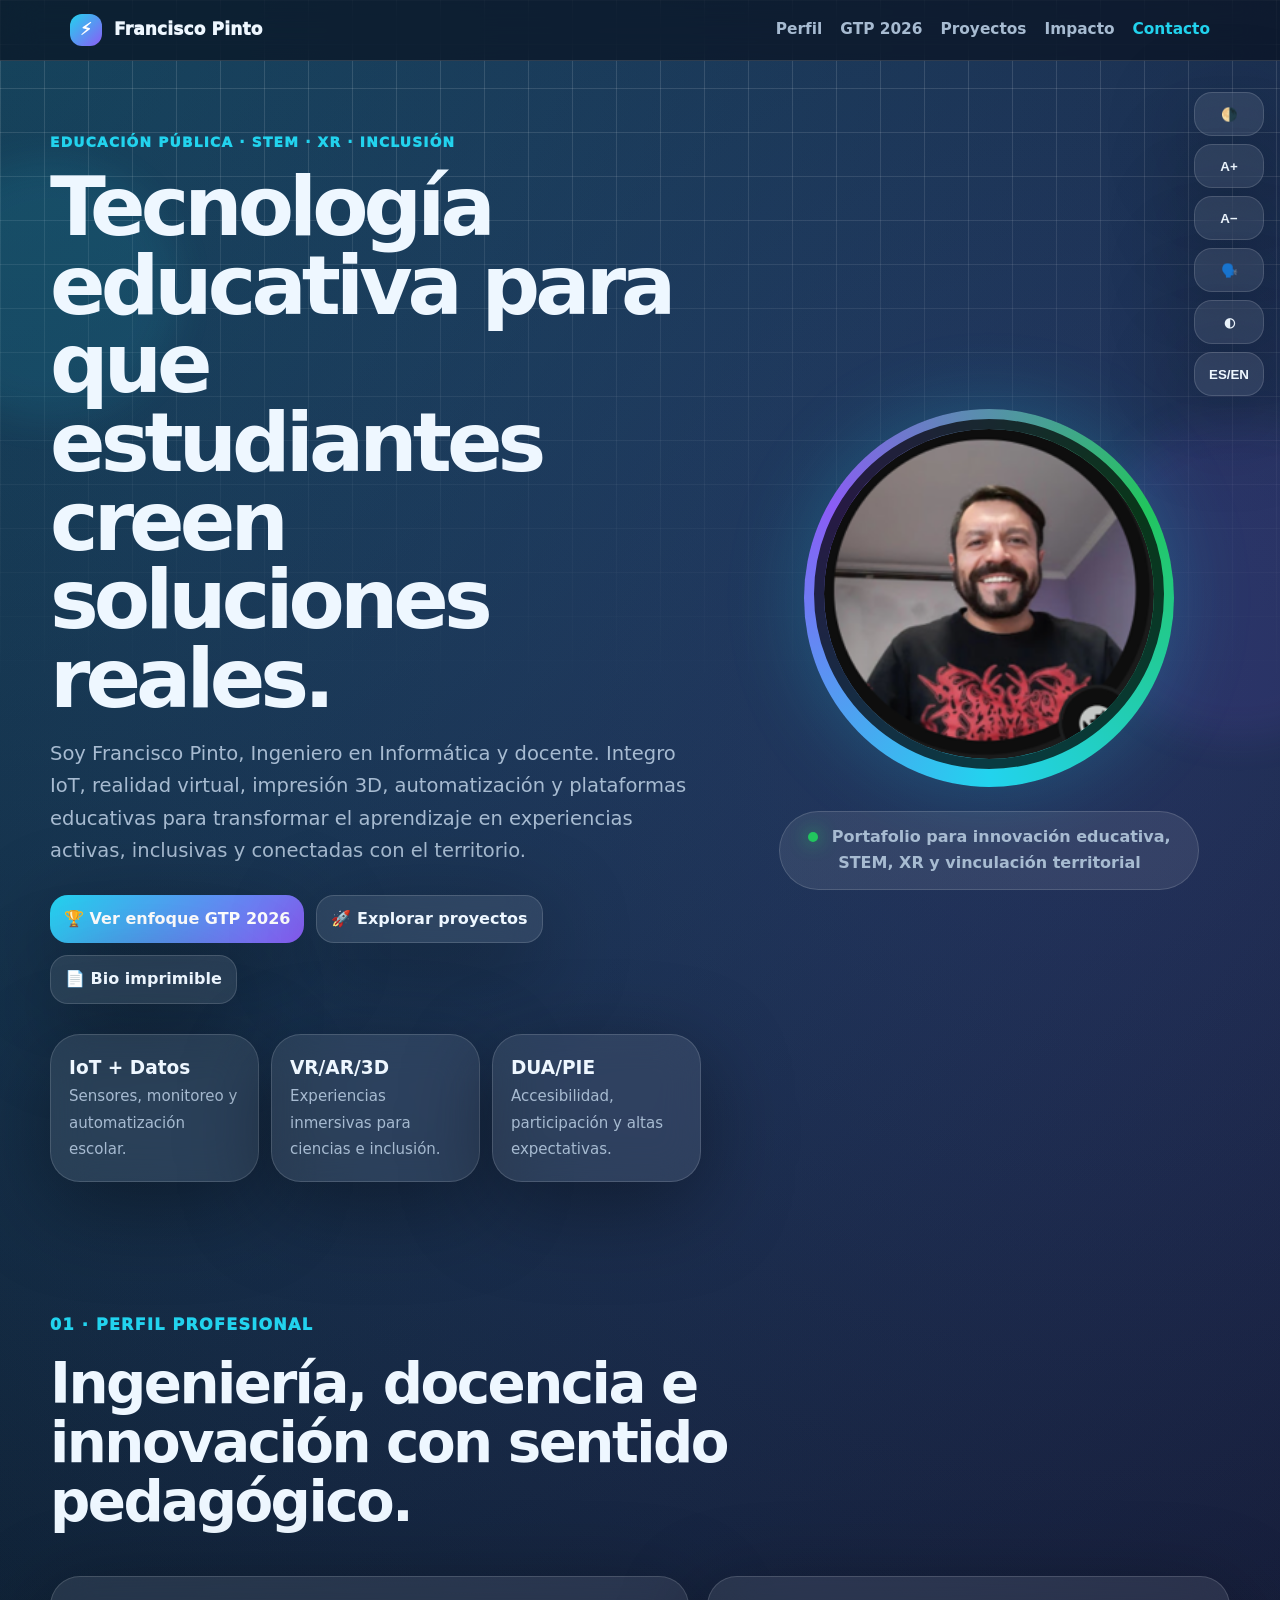
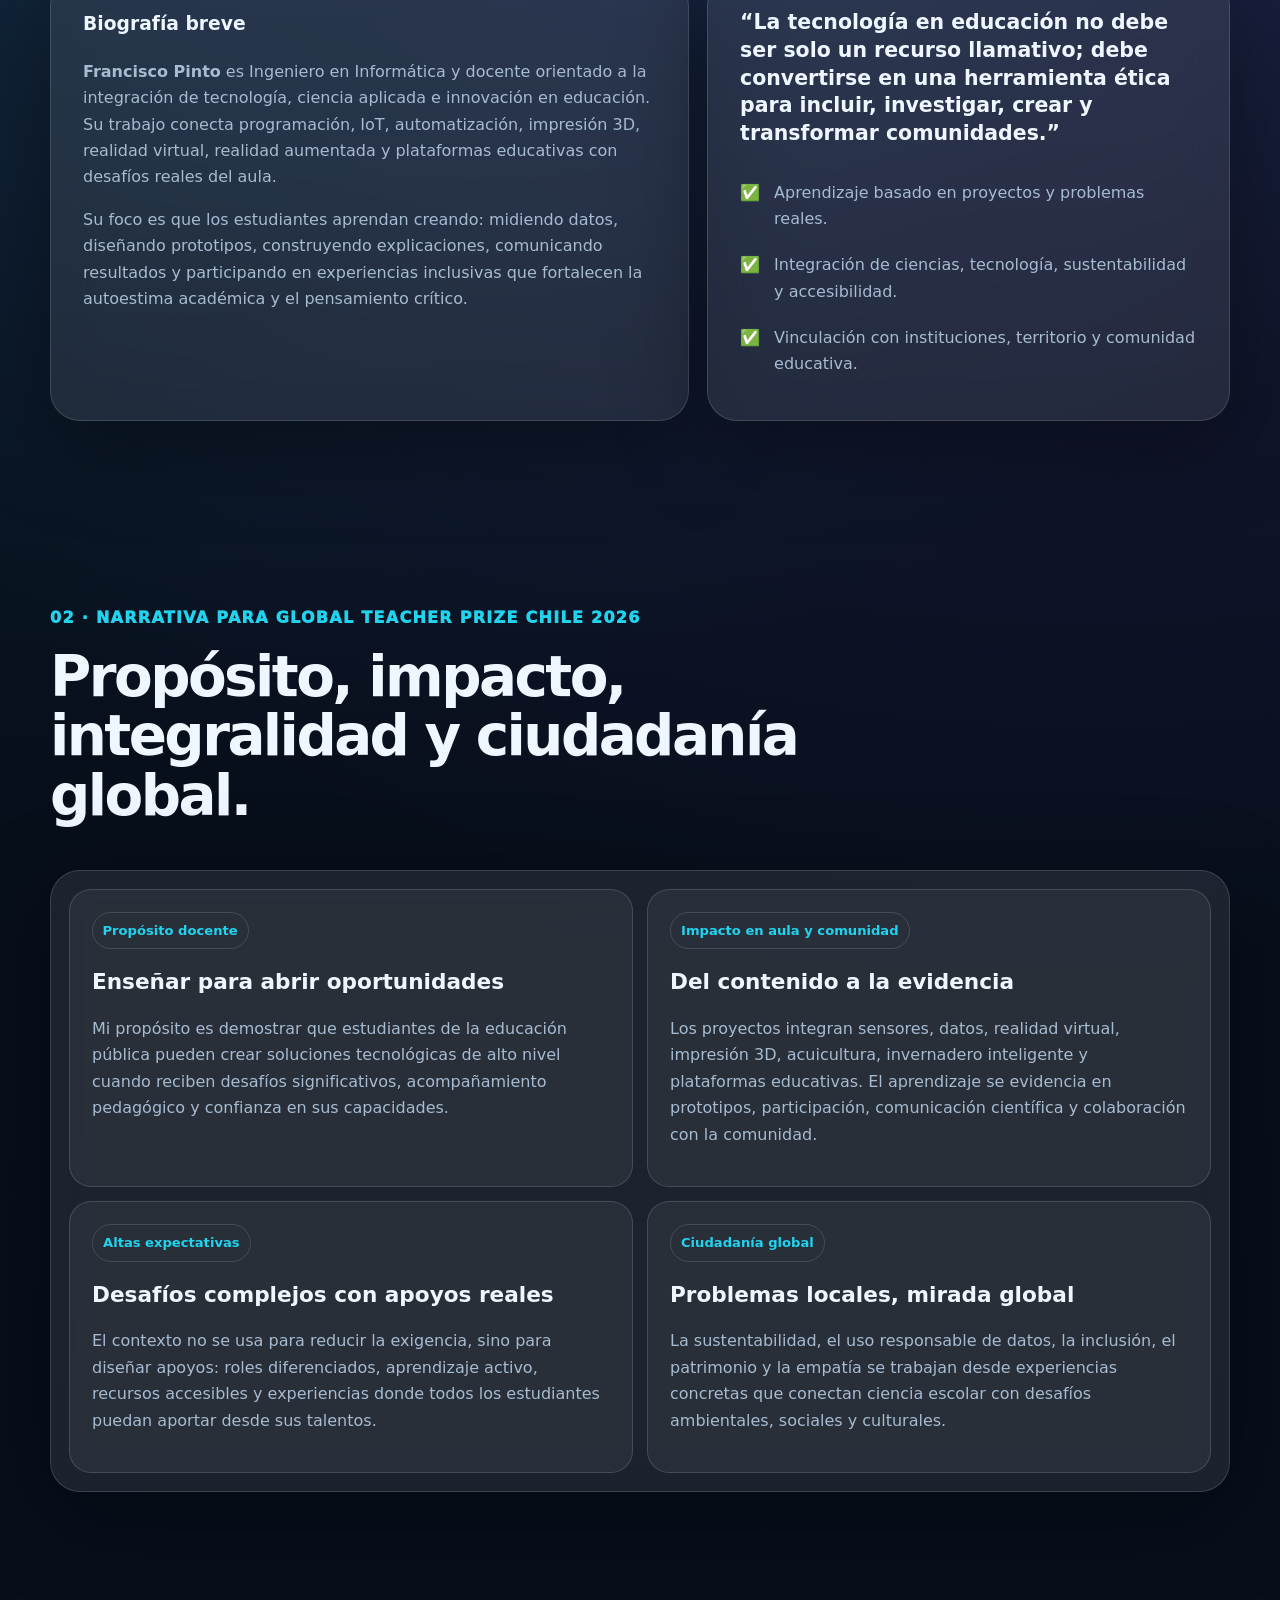
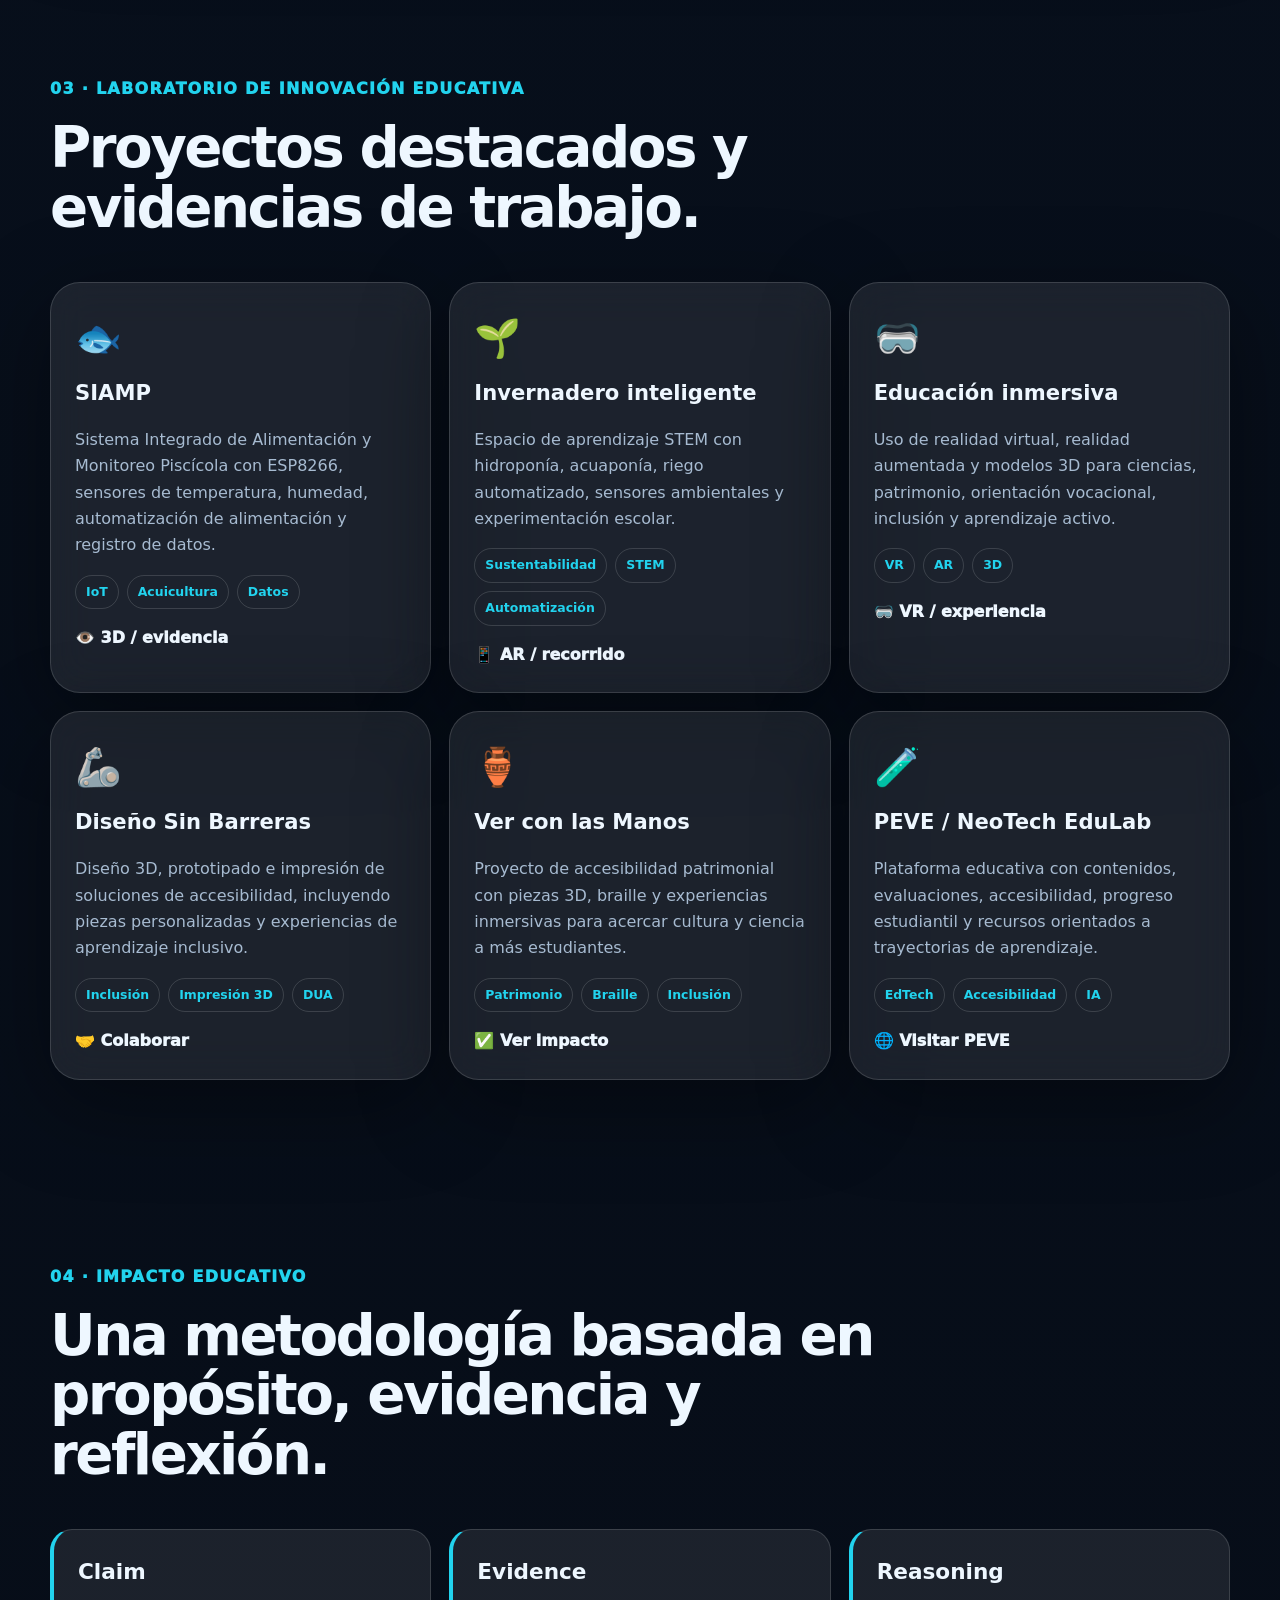
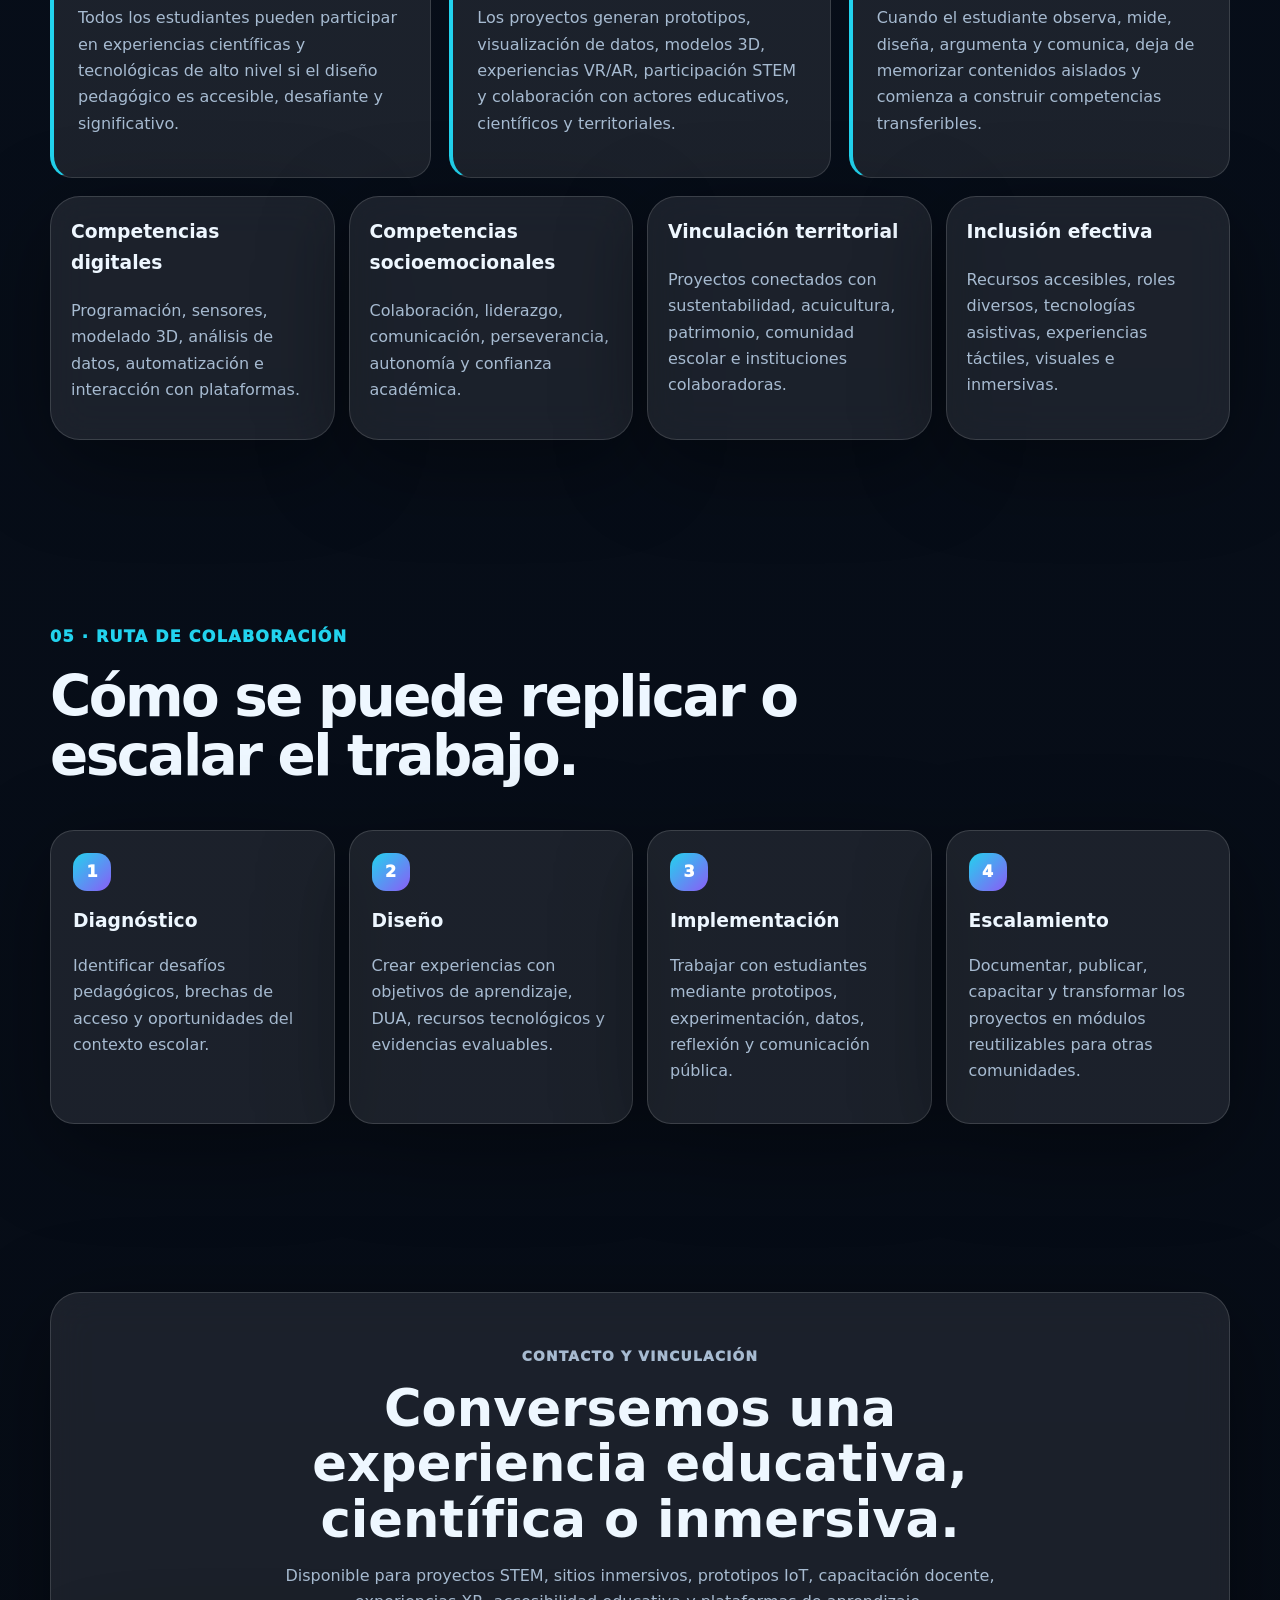
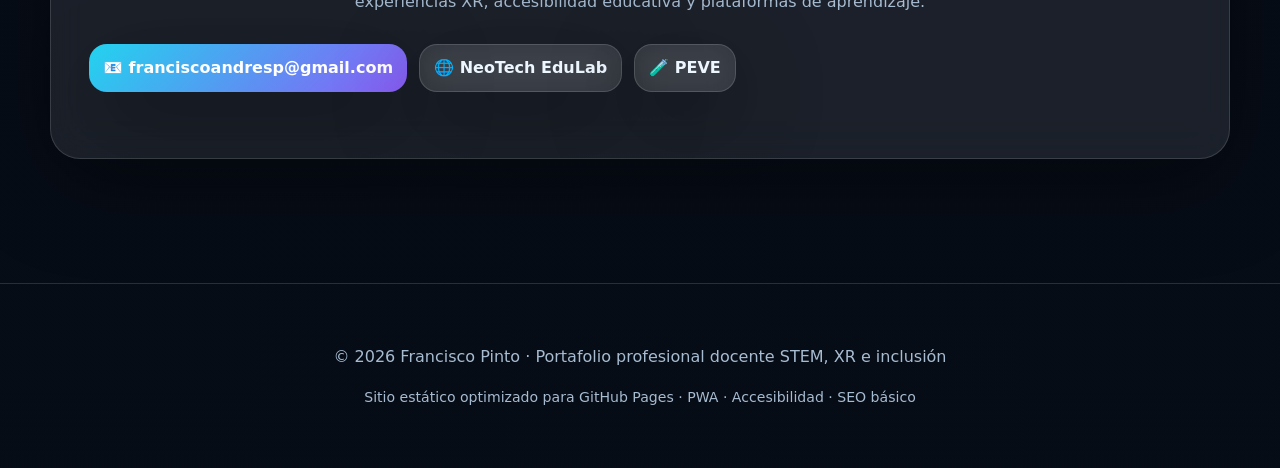
<file: index.html>
<!doctype html>
<html lang="es" data-theme="dark">
<head>
  <meta charset="utf-8" />
  <meta name="viewport" content="width=device-width, initial-scale=1" />
  <meta name="theme-color" content="#08111f" />
  <meta name="color-scheme" content="dark light" />
  <title>Francisco Pinto | Portafolio profesional docente STEM, XR e inclusión</title>
  <meta name="description" content="Portafolio profesional de Francisco Pinto: docente e ingeniero en informática que integra IoT, realidad virtual, impresión 3D, automatización, ciencia escolar, inclusión y tecnología educativa." />
  <meta name="keywords" content="Francisco Pinto, NeoTech EduLab, PEVE, educación inmersiva, realidad virtual, IoT, impresión 3D, inclusión educativa, STEM, Global Teacher Prize Chile" />
  <meta name="author" content="Francisco Pinto" />
  <meta property="og:title" content="Francisco Pinto | Portafolio profesional docente" />
  <meta property="og:description" content="Innovación educativa, IoT, VR/AR, impresión 3D, inclusión y aprendizaje basado en proyectos." />
  <meta property="og:type" content="website" />
  <meta property="og:image" content="assets/img/perfil.png" />
  <link rel="canonical" href="https://panchopinto.github.io/portafolio-profesional/" />
  <link rel="manifest" href="manifest.json" />
  <link rel="preload" href="assets/img/perfil.png" as="image" />
  <link rel="stylesheet" href="style.css" />
  <script type="application/ld+json">
  {
    "@context":"https://schema.org",
    "@type":"Person",
    "name":"Francisco Pinto",
    "jobTitle":"Ingeniero en Informática y docente",
    "url":"https://panchopinto.github.io/portafolio-profesional/",
    "affiliation":[{"@type":"Organization","name":"NeoTech EduLab"}],
    "knowsAbout":["Educación inmersiva","IoT educativo","Realidad virtual","Impresión 3D","Automatización","Inclusión educativa","STEM"]
  }
  </script>
</head>
<body>
  <a class="skip-link" href="#contenido">Saltar al contenido principal</a>
  <div class="bg-grid" aria-hidden="true"></div>
  <div class="orb orb-a" aria-hidden="true"></div>
  <div class="orb orb-b" aria-hidden="true"></div>

  <aside class="accessibility" aria-label="Herramientas de accesibilidad">
    <button id="themeBtn" type="button" title="Cambiar tema" aria-label="Cambiar tema claro u oscuro">🌗</button>
    <button id="fontUp" type="button" title="Aumentar texto" aria-label="Aumentar tamaño del texto">A+</button>
    <button id="fontDown" type="button" title="Disminuir texto" aria-label="Disminuir tamaño del texto">A−</button>
    <button id="speakBtn" type="button" title="Leer página" aria-label="Activar o detener lectura de la página">🗣️</button>
    <button id="contrastBtn" type="button" title="Alto contraste" aria-label="Activar alto contraste">◐</button>
    <button id="langBtn" type="button" title="Cambiar idioma" aria-label="Cambiar idioma entre español e inglés">ES/EN</button>
  </aside>

  <header class="topbar" id="topbar">
    <a class="brand" href="#inicio" aria-label="Ir al inicio"><span>⚡</span> Francisco Pinto</a>
    <button class="menu-btn" id="menuBtn" type="button" aria-label="Abrir menú" aria-expanded="false">☰</button>
    <nav id="mainNav" aria-label="Navegación principal">
      <a href="#perfil" data-i18n="navPerfil">Perfil</a>
      <a href="#gtp" data-i18n="navGtp">GTP 2026</a>
      <a href="#proyectos" data-i18n="navProyectos">Proyectos</a>
      <a href="#impacto" data-i18n="navImpacto">Impacto</a>
      <a href="#contacto" data-i18n="navContacto">Contacto</a>
    </nav>
  </header>

  <main id="contenido">
    <section id="inicio" class="hero reveal">
      <div class="hero-copy">
        <p class="eyebrow" data-i18n="eyebrow">Educación pública · STEM · XR · Inclusión</p>
        <h1 data-i18n="heroTitle">Tecnología educativa para que estudiantes creen soluciones reales.</h1>
        <p class="lead" data-i18n="heroLead">Soy Francisco Pinto, Ingeniero en Informática y docente. Integro IoT, realidad virtual, impresión 3D, automatización y plataformas educativas para transformar el aprendizaje en experiencias activas, inclusivas y conectadas con el territorio.</p>
        <div class="hero-actions">
          <a class="btn primary" href="#gtp" data-i18n="btnGtp">🏆 Ver enfoque GTP 2026</a>
          <a class="btn ghost" href="#proyectos" data-i18n="btnProjects">🚀 Explorar proyectos</a>
          <a class="btn ghost" href="assets/cv-francisco-pinto.html" data-i18n="btnBio">📄 Bio imprimible</a>
        </div>
        <div class="metrics" aria-label="Resumen de áreas de trabajo">
          <article><strong>IoT + Datos</strong><span>Sensores, monitoreo y automatización escolar.</span></article>
          <article><strong>VR/AR/3D</strong><span>Experiencias inmersivas para ciencias e inclusión.</span></article>
          <article><strong>DUA/PIE</strong><span>Accesibilidad, participación y altas expectativas.</span></article>
        </div>
      </div>
      <div class="profile-card" aria-label="Perfil visual">
        <div class="avatar-ring"><img src="assets/img/perfil.png" alt="Fotografía de Francisco Pinto" /></div>
        <div class="status"><span aria-hidden="true"></span> Portafolio para innovación educativa, STEM, XR y vinculación territorial</div>
      </div>
    </section>

    <section id="perfil" class="section reveal">
      <div class="section-title">
        <p>01 · Perfil profesional</p>
        <h2>Ingeniería, docencia e innovación con sentido pedagógico.</h2>
      </div>
      <div class="grid-2">
        <article class="glass bio-card">
          <h3>Biografía breve</h3>
          <p><strong>Francisco Pinto</strong> es Ingeniero en Informática y docente orientado a la integración de tecnología, ciencia aplicada e innovación en educación. Su trabajo conecta programación, IoT, automatización, impresión 3D, realidad virtual, realidad aumentada y plataformas educativas con desafíos reales del aula.</p>
          <p>Su foco es que los estudiantes aprendan creando: midiendo datos, diseñando prototipos, construyendo explicaciones, comunicando resultados y participando en experiencias inclusivas que fortalecen la autoestima académica y el pensamiento crítico.</p>
        </article>
        <article class="glass quote-card">
          <p class="quote">“La tecnología en educación no debe ser solo un recurso llamativo; debe convertirse en una herramienta ética para incluir, investigar, crear y transformar comunidades.”</p>
          <ul class="checklist">
            <li>Aprendizaje basado en proyectos y problemas reales.</li>
            <li>Integración de ciencias, tecnología, sustentabilidad y accesibilidad.</li>
            <li>Vinculación con instituciones, territorio y comunidad educativa.</li>
          </ul>
        </article>
      </div>
    </section>

    <section id="gtp" class="section reveal">
      <div class="section-title">
        <p>02 · Narrativa para Global Teacher Prize Chile 2026</p>
        <h2>Propósito, impacto, integralidad y ciudadanía global.</h2>
      </div>
      <div class="gtp-panel glass">
        <div>
          <span class="pill">Propósito docente</span>
          <h3>Enseñar para abrir oportunidades</h3>
          <p>Mi propósito es demostrar que estudiantes de la educación pública pueden crear soluciones tecnológicas de alto nivel cuando reciben desafíos significativos, acompañamiento pedagógico y confianza en sus capacidades.</p>
        </div>
        <div>
          <span class="pill">Impacto en aula y comunidad</span>
          <h3>Del contenido a la evidencia</h3>
          <p>Los proyectos integran sensores, datos, realidad virtual, impresión 3D, acuicultura, invernadero inteligente y plataformas educativas. El aprendizaje se evidencia en prototipos, participación, comunicación científica y colaboración con la comunidad.</p>
        </div>
        <div>
          <span class="pill">Altas expectativas</span>
          <h3>Desafíos complejos con apoyos reales</h3>
          <p>El contexto no se usa para reducir la exigencia, sino para diseñar apoyos: roles diferenciados, aprendizaje activo, recursos accesibles y experiencias donde todos los estudiantes puedan aportar desde sus talentos.</p>
        </div>
        <div>
          <span class="pill">Ciudadanía global</span>
          <h3>Problemas locales, mirada global</h3>
          <p>La sustentabilidad, el uso responsable de datos, la inclusión, el patrimonio y la empatía se trabajan desde experiencias concretas que conectan ciencia escolar con desafíos ambientales, sociales y culturales.</p>
        </div>
      </div>
    </section>

    <section id="proyectos" class="section reveal">
      <div class="section-title">
        <p>03 · Laboratorio de innovación educativa</p>
        <h2>Proyectos destacados y evidencias de trabajo.</h2>
      </div>
      <div class="cards">
        <article class="project glass">
          <div class="icon">🐟</div>
          <h3>SIAMP</h3>
          <p>Sistema Integrado de Alimentación y Monitoreo Piscícola con ESP8266, sensores de temperatura, humedad, automatización de alimentación y registro de datos.</p>
          <div class="tags"><span>IoT</span><span>Acuicultura</span><span>Datos</span></div>
          <a href="viewer3d/">👁️ 3D / evidencia</a>
        </article>
        <article class="project glass">
          <div class="icon">🌱</div>
          <h3>Invernadero inteligente</h3>
          <p>Espacio de aprendizaje STEM con hidroponía, acuaponía, riego automatizado, sensores ambientales y experimentación escolar.</p>
          <div class="tags"><span>Sustentabilidad</span><span>STEM</span><span>Automatización</span></div>
          <a href="viewerAR/">📱 AR / recorrido</a>
        </article>
        <article class="project glass">
          <div class="icon">🥽</div>
          <h3>Educación inmersiva</h3>
          <p>Uso de realidad virtual, realidad aumentada y modelos 3D para ciencias, patrimonio, orientación vocacional, inclusión y aprendizaje activo.</p>
          <div class="tags"><span>VR</span><span>AR</span><span>3D</span></div>
          <a href="viewerVR/">🥽 VR / experiencia</a>
        </article>
        <article class="project glass">
          <div class="icon">🦾</div>
          <h3>Diseño Sin Barreras</h3>
          <p>Diseño 3D, prototipado e impresión de soluciones de accesibilidad, incluyendo piezas personalizadas y experiencias de aprendizaje inclusivo.</p>
          <div class="tags"><span>Inclusión</span><span>Impresión 3D</span><span>DUA</span></div>
          <a href="#contacto">🤝 Colaborar</a>
        </article>
        <article class="project glass">
          <div class="icon">🏺</div>
          <h3>Ver con las Manos</h3>
          <p>Proyecto de accesibilidad patrimonial con piezas 3D, braille y experiencias inmersivas para acercar cultura y ciencia a más estudiantes.</p>
          <div class="tags"><span>Patrimonio</span><span>Braille</span><span>Inclusión</span></div>
          <a href="#impacto">✅ Ver impacto</a>
        </article>
        <article class="project glass">
          <div class="icon">🧪</div>
          <h3>PEVE / NeoTech EduLab</h3>
          <p>Plataforma educativa con contenidos, evaluaciones, accesibilidad, progreso estudiantil y recursos orientados a trayectorias de aprendizaje.</p>
          <div class="tags"><span>EdTech</span><span>Accesibilidad</span><span>IA</span></div>
          <a href="https://app.peve.cl" target="_blank" rel="noopener">🌐 Visitar PEVE</a>
        </article>
      </div>
    </section>

    <section id="impacto" class="section reveal">
      <div class="section-title">
        <p>04 · Impacto educativo</p>
        <h2>Una metodología basada en propósito, evidencia y reflexión.</h2>
      </div>
      <div class="timeline cer">
        <div>
          <b>Claim</b>
          <p>Todos los estudiantes pueden participar en experiencias científicas y tecnológicas de alto nivel si el diseño pedagógico es accesible, desafiante y significativo.</p>
        </div>
        <div>
          <b>Evidence</b>
          <p>Los proyectos generan prototipos, visualización de datos, modelos 3D, experiencias VR/AR, participación STEM y colaboración con actores educativos, científicos y territoriales.</p>
        </div>
        <div>
          <b>Reasoning</b>
          <p>Cuando el estudiante observa, mide, diseña, argumenta y comunica, deja de memorizar contenidos aislados y comienza a construir competencias transferibles.</p>
        </div>
      </div>
      <div class="impact-grid">
        <article class="glass mini"><h3>Competencias digitales</h3><p>Programación, sensores, modelado 3D, análisis de datos, automatización e interacción con plataformas.</p></article>
        <article class="glass mini"><h3>Competencias socioemocionales</h3><p>Colaboración, liderazgo, comunicación, perseverancia, autonomía y confianza académica.</p></article>
        <article class="glass mini"><h3>Vinculación territorial</h3><p>Proyectos conectados con sustentabilidad, acuicultura, patrimonio, comunidad escolar e instituciones colaboradoras.</p></article>
        <article class="glass mini"><h3>Inclusión efectiva</h3><p>Recursos accesibles, roles diversos, tecnologías asistivas, experiencias táctiles, visuales e inmersivas.</p></article>
      </div>
    </section>

    <section id="ruta" class="section reveal">
      <div class="section-title">
        <p>05 · Ruta de colaboración</p>
        <h2>Cómo se puede replicar o escalar el trabajo.</h2>
      </div>
      <div class="roadmap">
        <article><span>1</span><h3>Diagnóstico</h3><p>Identificar desafíos pedagógicos, brechas de acceso y oportunidades del contexto escolar.</p></article>
        <article><span>2</span><h3>Diseño</h3><p>Crear experiencias con objetivos de aprendizaje, DUA, recursos tecnológicos y evidencias evaluables.</p></article>
        <article><span>3</span><h3>Implementación</h3><p>Trabajar con estudiantes mediante prototipos, experimentación, datos, reflexión y comunicación pública.</p></article>
        <article><span>4</span><h3>Escalamiento</h3><p>Documentar, publicar, capacitar y transformar los proyectos en módulos reutilizables para otras comunidades.</p></article>
      </div>
    </section>

    <section id="contacto" class="section contact reveal">
      <div class="glass contact-card">
        <p class="eyebrow">Contacto y vinculación</p>
        <h2>Conversemos una experiencia educativa, científica o inmersiva.</h2>
        <p>Disponible para proyectos STEM, sitios inmersivos, prototipos IoT, capacitación docente, experiencias XR, accesibilidad educativa y plataformas de aprendizaje.</p>
        <div class="contact-actions">
          <a class="btn primary" href="mailto:franciscoandresp@gmail.com">📧 franciscoandresp@gmail.com</a>
          <a class="btn ghost" href="https://www.neotechedulab.cl" target="_blank" rel="noopener">🌐 NeoTech EduLab</a>
          <a class="btn ghost" href="https://app.peve.cl" target="_blank" rel="noopener">🧪 PEVE</a>
        </div>
      </div>
    </section>
  </main>

  <footer>
    <p>© <span id="year"></span> Francisco Pinto · Portafolio profesional docente STEM, XR e inclusión</p>
    <p class="footer-small">Sitio estático optimizado para GitHub Pages · PWA · Accesibilidad · SEO básico</p>
  </footer>
  <script src="app.js" defer></script>
</body>
</html>
</file>
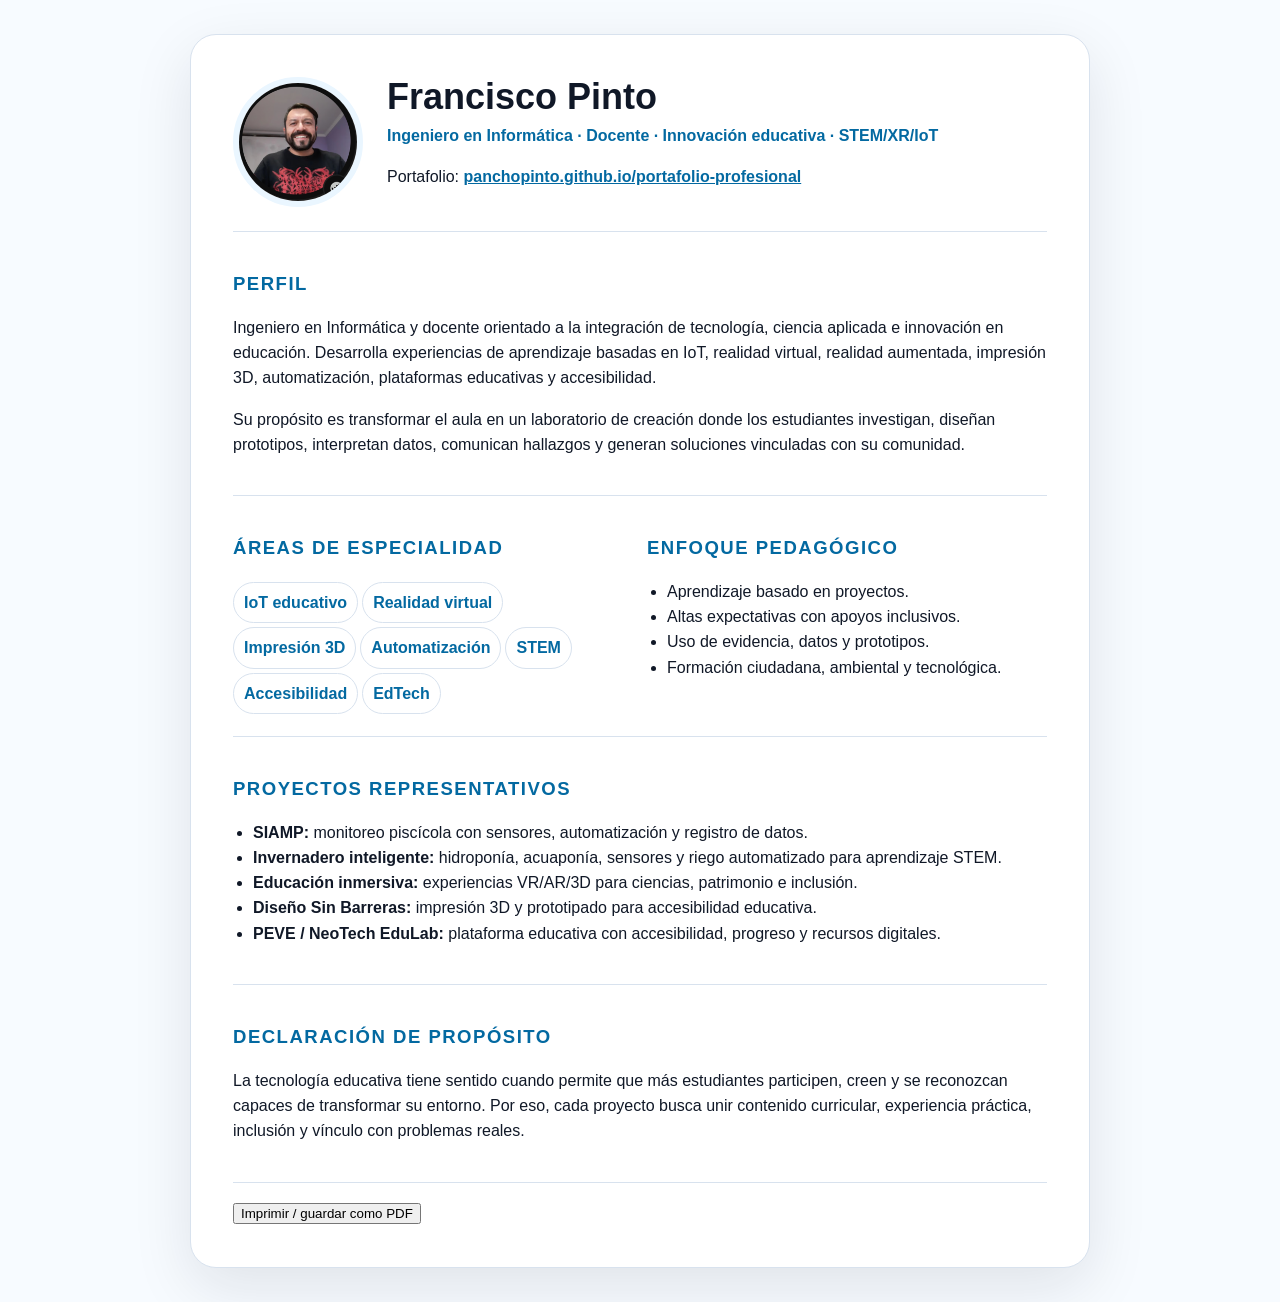
<file: assets/cv-francisco-pinto.html>
<!doctype html>
<html lang="es">
<head>
  <meta charset="utf-8">
  <meta name="viewport" content="width=device-width,initial-scale=1">
  <title>Bio profesional | Francisco Pinto</title>
  <style>
    :root{--ink:#101827;--muted:#53657a;--accent:#0369a1;--line:#d8e2ee;--bg:#f7fbff}
    *{box-sizing:border-box}body{margin:0;background:var(--bg);font-family:Arial,Helvetica,sans-serif;color:var(--ink);line-height:1.58}.page{max-width:900px;margin:34px auto;background:white;border:1px solid var(--line);border-radius:26px;padding:42px;box-shadow:0 20px 60px rgba(15,23,42,.1)}header{display:grid;grid-template-columns:130px 1fr;gap:24px;align-items:center;border-bottom:1px solid var(--line);padding-bottom:24px}img{width:130px;height:130px;object-fit:cover;border-radius:50%;border:6px solid #eaf6ff}h1{margin:0;font-size:2.25rem;line-height:1.05}.tag{color:var(--accent);font-weight:800;margin:.45em 0 0}.section{padding:22px 0;border-bottom:1px solid var(--line)}.section:last-child{border-bottom:0}h2{font-size:1.16rem;color:var(--accent);text-transform:uppercase;letter-spacing:.08em}ul{padding-left:20px}.grid{display:grid;grid-template-columns:1fr 1fr;gap:14px}.pill{display:inline-block;border:1px solid var(--line);border-radius:999px;padding:7px 10px;margin:4px 4px 0 0;color:var(--accent);font-weight:700}.print{margin-top:20px}a{color:var(--accent);font-weight:700}@media(max-width:720px){.page{margin:0;border-radius:0;padding:24px}header,.grid{grid-template-columns:1fr}img{width:112px;height:112px}}@media print{body{background:white}.page{box-shadow:none;border:0;margin:0;max-width:none}.print{display:none}}
  </style>
</head>
<body>
  <main class="page">
    <header>
      <img src="img/perfil.png" alt="Fotografía de Francisco Pinto">
      <div>
        <h1>Francisco Pinto</h1>
        <p class="tag">Ingeniero en Informática · Docente · Innovación educativa · STEM/XR/IoT</p>
        <p>Portafolio: <a href="https://panchopinto.github.io/portafolio-profesional/">panchopinto.github.io/portafolio-profesional</a></p>
      </div>
    </header>
    <section class="section">
      <h2>Perfil</h2>
      <p>Ingeniero en Informática y docente orientado a la integración de tecnología, ciencia aplicada e innovación en educación. Desarrolla experiencias de aprendizaje basadas en IoT, realidad virtual, realidad aumentada, impresión 3D, automatización, plataformas educativas y accesibilidad.</p>
      <p>Su propósito es transformar el aula en un laboratorio de creación donde los estudiantes investigan, diseñan prototipos, interpretan datos, comunican hallazgos y generan soluciones vinculadas con su comunidad.</p>
    </section>
    <section class="section grid">
      <div>
        <h2>Áreas de especialidad</h2>
        <span class="pill">IoT educativo</span><span class="pill">Realidad virtual</span><span class="pill">Impresión 3D</span><span class="pill">Automatización</span><span class="pill">STEM</span><span class="pill">Accesibilidad</span><span class="pill">EdTech</span>
      </div>
      <div>
        <h2>Enfoque pedagógico</h2>
        <ul><li>Aprendizaje basado en proyectos.</li><li>Altas expectativas con apoyos inclusivos.</li><li>Uso de evidencia, datos y prototipos.</li><li>Formación ciudadana, ambiental y tecnológica.</li></ul>
      </div>
    </section>
    <section class="section">
      <h2>Proyectos representativos</h2>
      <ul>
        <li><strong>SIAMP:</strong> monitoreo piscícola con sensores, automatización y registro de datos.</li>
        <li><strong>Invernadero inteligente:</strong> hidroponía, acuaponía, sensores y riego automatizado para aprendizaje STEM.</li>
        <li><strong>Educación inmersiva:</strong> experiencias VR/AR/3D para ciencias, patrimonio e inclusión.</li>
        <li><strong>Diseño Sin Barreras:</strong> impresión 3D y prototipado para accesibilidad educativa.</li>
        <li><strong>PEVE / NeoTech EduLab:</strong> plataforma educativa con accesibilidad, progreso y recursos digitales.</li>
      </ul>
    </section>
    <section class="section">
      <h2>Declaración de propósito</h2>
      <p>La tecnología educativa tiene sentido cuando permite que más estudiantes participen, creen y se reconozcan capaces de transformar su entorno. Por eso, cada proyecto busca unir contenido curricular, experiencia práctica, inclusión y vínculo con problemas reales.</p>
    </section>
    <button class="print" onclick="window.print()">Imprimir / guardar como PDF</button>
  </main>
</body>
</html>
</file>
<file: style.css>
:root{
  --bg:#08111f;--panel:rgba(255,255,255,.085);--panel-strong:rgba(255,255,255,.13);--text:#eef7ff;--muted:#a7bbd1;--accent:#22d3ee;--accent2:#8b5cf6;--accent3:#22c55e;--line:rgba(255,255,255,.14);--shadow:0 24px 90px rgba(0,0,0,.38);--fs:16px;--radius:30px;--max:1180px
}
html[data-theme=light]{--bg:#eef6ff;--panel:rgba(255,255,255,.86);--panel-strong:#fff;--text:#0b1728;--muted:#3f536b;--line:rgba(11,23,40,.13);--shadow:0 22px 60px rgba(15,23,42,.13)}
*{box-sizing:border-box}html{scroll-behavior:smooth;font-size:var(--fs)}body{margin:0;background:radial-gradient(circle at top left,rgba(34,211,238,.24),transparent 34%),radial-gradient(circle at 85% 10%,rgba(139,92,246,.22),transparent 30%),linear-gradient(180deg,var(--bg),#060b14 120%);color:var(--text);font-family:Inter,ui-sans-serif,system-ui,-apple-system,BlinkMacSystemFont,"Segoe UI",Arial,sans-serif;line-height:1.65;min-height:100vh;overflow-x:hidden}html[data-theme=light] body{background:radial-gradient(circle at top left,rgba(34,211,238,.18),transparent 34%),radial-gradient(circle at 85% 10%,rgba(139,92,246,.16),transparent 30%),linear-gradient(180deg,var(--bg),#fff 120%)}
a{color:inherit}.skip-link{position:absolute;left:-999px;top:10px;z-index:99;background:var(--accent);color:#00111d;padding:10px 14px;border-radius:12px;font-weight:900}.skip-link:focus{left:12px}.bg-grid{position:fixed;inset:0;background-image:linear-gradient(var(--line) 1px,transparent 1px),linear-gradient(90deg,var(--line) 1px,transparent 1px);background-size:44px 44px;mask-image:linear-gradient(to bottom,black,transparent 78%);pointer-events:none;z-index:-3}.orb{position:fixed;border-radius:999px;filter:blur(18px);opacity:.5;z-index:-2}.orb-a{width:260px;height:260px;left:-80px;top:160px;background:rgba(34,211,238,.18)}.orb-b{width:320px;height:320px;right:-120px;top:420px;background:rgba(139,92,246,.18)}
.topbar{position:sticky;top:0;z-index:30;display:flex;justify-content:space-between;align-items:center;padding:14px max(20px,calc((100vw - var(--max))/2 + 20px));backdrop-filter:blur(18px);background:rgba(8,17,31,.68);border-bottom:1px solid var(--line)}html[data-theme=light] .topbar{background:rgba(238,246,255,.78)}.brand{font-weight:950;text-decoration:none;font-size:1.06rem;letter-spacing:.01em}.brand span{display:inline-grid;place-items:center;width:32px;height:32px;margin-right:6px;border-radius:12px;background:linear-gradient(135deg,var(--accent),var(--accent2));color:white}.topbar nav{display:flex;gap:18px;align-items:center}.topbar nav a{color:var(--muted);text-decoration:none;font-weight:800;font-size:.96rem}.topbar nav a:hover,.topbar nav a.active{color:var(--accent)}.menu-btn{display:none;background:var(--panel);border:1px solid var(--line);color:var(--text);border-radius:14px;padding:8px 10px;font-size:1.1rem}.accessibility{position:fixed;right:16px;top:92px;z-index:40;display:grid;gap:8px}.accessibility button,.btn{border:1px solid var(--line);background:var(--panel);color:var(--text);border-radius:18px;padding:10px 14px;cursor:pointer;box-shadow:var(--shadow);backdrop-filter:blur(18px);font-weight:900}.accessibility button{min-width:46px;min-height:44px}.accessibility button:hover,.accessibility button:focus,.btn:hover,.btn:focus{outline:2px solid rgba(34,211,238,.35);transform:translateY(-2px)}main{width:min(var(--max),calc(100% - 40px));margin:auto}.hero{min-height:88vh;display:grid;grid-template-columns:1.15fr .85fr;align-items:center;gap:48px;padding:56px 0 30px}.eyebrow{color:var(--accent);font-weight:950;letter-spacing:.09em;text-transform:uppercase;font-size:.86rem}.hero h1{font-size:clamp(2.55rem,6.4vw,5.7rem);line-height:.96;margin:.18em 0;letter-spacing:-.06em}.hero h1::selection,.section-title h2::selection{background:var(--accent);color:#00111d}.lead{font-size:1.22rem;color:var(--muted);max-width:780px}.hero-actions,.contact-actions{display:flex;flex-wrap:wrap;gap:12px;margin:28px 0}.btn{text-decoration:none;display:inline-flex;align-items:center;gap:8px;transition:.2s ease}.btn.primary{background:linear-gradient(135deg,var(--accent),var(--accent2));color:white;border:0}.btn.ghost{background:var(--panel)}.metrics{display:grid;grid-template-columns:repeat(3,1fr);gap:12px;margin-top:30px}.metrics article,.glass{background:var(--panel);border:1px solid var(--line);border-radius:var(--radius);box-shadow:var(--shadow);backdrop-filter:blur(20px)}.metrics article{padding:18px}.metrics strong{display:block;font-size:1.16rem}.metrics span{color:var(--muted);font-size:.94rem}.profile-card{text-align:center}.avatar-ring{width:min(370px,82vw);aspect-ratio:1;border-radius:50%;margin:auto;padding:10px;background:conic-gradient(from 180deg,var(--accent),var(--accent2),var(--accent3),var(--accent));box-shadow:0 0 80px rgba(34,211,238,.22)}.avatar-ring img{width:100%;height:100%;object-fit:cover;border-radius:50%;border:10px solid rgba(0,0,0,.72)}html[data-theme=light] .avatar-ring img{border-color:rgba(255,255,255,.78)}.status{margin:24px auto 0;max-width:420px;background:var(--panel);border:1px solid var(--line);border-radius:999px;padding:12px 16px;color:var(--muted);font-weight:760}.status span{display:inline-block;width:10px;height:10px;background:#22c55e;border-radius:50%;margin-right:8px;box-shadow:0 0 18px #22c55e}.section{padding:84px 0;scroll-margin-top:86px}.section-title{max-width:900px}.section-title p{color:var(--accent);font-weight:950;text-transform:uppercase;letter-spacing:.08em}.section-title h2{font-size:clamp(2rem,4.4vw,3.65rem);line-height:1.05;margin:.2em 0 .8em;letter-spacing:-.045em}.grid-2{display:grid;grid-template-columns:1.1fr .9fr;gap:18px}.bio-card,.quote-card{padding:32px}.bio-card h3,.quote-card h3{margin-top:0}.quote{font-size:1.28rem;font-weight:850;line-height:1.35;margin-top:0}.checklist{padding:0;margin:22px 0 0;list-style:none}.checklist li{padding:10px 0 10px 34px;position:relative;color:var(--muted)}.checklist li::before{content:"✅";position:absolute;left:0}.gtp-panel{display:grid;grid-template-columns:repeat(2,1fr);gap:14px;padding:18px}.gtp-panel>div{padding:22px;border-radius:22px;background:rgba(255,255,255,.055);border:1px solid var(--line)}html[data-theme=light] .gtp-panel>div{background:rgba(11,23,40,.035)}.pill{display:inline-flex;align-items:center;border:1px solid var(--line);border-radius:999px;padding:7px 10px;color:var(--accent);font-weight:900;font-size:.82rem}.gtp-panel h3{font-size:1.35rem;margin:.7em 0 .25em}.gtp-panel p,.project p,.timeline p,.mini p,.roadmap p,.contact-card p,.bio-card p{color:var(--muted)}.cards{display:grid;grid-template-columns:repeat(3,1fr);gap:18px}.project{padding:24px;transition:.25s ease;position:relative;overflow:hidden}.project::after{content:"";position:absolute;inset:auto -40% -45% auto;width:160px;height:160px;background:rgba(34,211,238,.12);border-radius:50%;filter:blur(8px)}.project:hover{transform:translateY(-5px)}.project .icon{font-size:2.35rem}.project h3{font-size:1.32rem;margin:.35em 0}.tags{display:flex;flex-wrap:wrap;gap:8px;margin:16px 0}.tags span{font-size:.78rem;border:1px solid var(--line);border-radius:999px;padding:6px 10px;color:var(--accent);font-weight:850}.project a{font-weight:950;text-decoration:none;position:relative;z-index:1}.project a:hover{color:var(--accent)}.timeline{display:grid;grid-template-columns:repeat(3,1fr);gap:18px}.timeline div{padding:24px;border-left:4px solid var(--accent);background:var(--panel);border-radius:22px;border-top:1px solid var(--line);border-right:1px solid var(--line);border-bottom:1px solid var(--line)}.timeline b{font-size:1.35rem}.impact-grid{display:grid;grid-template-columns:repeat(4,1fr);gap:14px;margin-top:18px}.mini{padding:20px}.mini h3{margin-top:0}.roadmap{display:grid;grid-template-columns:repeat(4,1fr);gap:14px}.roadmap article{background:var(--panel);border:1px solid var(--line);border-radius:24px;padding:22px;box-shadow:var(--shadow)}.roadmap span{display:grid;place-items:center;width:38px;height:38px;border-radius:14px;background:linear-gradient(135deg,var(--accent),var(--accent2));color:white;font-weight:950}.roadmap h3{margin:.8em 0 .2em}.contact-card{padding:38px;text-align:center}.contact-card h2{font-size:clamp(2rem,4vw,3.2rem);line-height:1.08;margin:.2em auto;max-width:820px}.contact-card p{max-width:760px;margin-left:auto;margin-right:auto}footer{text-align:center;color:var(--muted);padding:44px 20px;border-top:1px solid var(--line);margin-top:40px}.footer-small{font-size:.88rem}.reveal{opacity:0;transform:translateY(22px);transition:opacity .7s ease,transform .7s ease}.reveal.on{opacity:1;transform:none}.high-contrast{filter:contrast(1.18) saturate(1.1)}.high-contrast .glass,.high-contrast .metrics article,.high-contrast .roadmap article{border-color:var(--accent)}
.viewer-shell{min-height:100vh;padding:54px 0}.viewer-box{padding:28px;margin-top:20px}.viewer-placeholder{min-height:420px;display:grid;place-items:center;border:1px dashed var(--line);border-radius:24px;background:rgba(255,255,255,.045);text-align:center;padding:24px}.viewer-placeholder strong{display:block;font-size:1.4rem;margin-bottom:8px}.model-note{color:var(--muted);max-width:780px}
@media(max-width:1050px){.hero,.grid-2{grid-template-columns:1fr}.profile-card{order:-1}.cards,.timeline,.impact-grid,.roadmap,.gtp-panel,.metrics{grid-template-columns:1fr 1fr}.avatar-ring{width:280px}}
@media(max-width:760px){main{width:min(100% - 34px,var(--max))}.topbar{align-items:center}.menu-btn{display:inline-flex}.topbar nav{position:absolute;right:18px;top:64px;display:none;flex-direction:column;align-items:flex-start;background:var(--panel-strong);border:1px solid var(--line);border-radius:18px;padding:14px;box-shadow:var(--shadow);min-width:210px}.topbar nav.open{display:flex}.accessibility{right:10px;top:auto;bottom:12px;grid-template-columns:repeat(6,1fr);left:10px}.accessibility button{min-width:0;padding:9px 6px}.hero{padding-top:36px;min-height:auto}.hero h1{font-size:2.7rem}.lead{font-size:1.05rem}.hero-actions{flex-direction:column}.btn{justify-content:center}.cards,.timeline,.impact-grid,.roadmap,.gtp-panel,.metrics{grid-template-columns:1fr}.section{padding:56px 0}.section-title h2{font-size:2.25rem}footer{padding-bottom:86px}}
@media(prefers-reduced-motion:reduce){html{scroll-behavior:auto}.reveal,.btn,.project{transition:none}.reveal{opacity:1;transform:none}}
@media print{.topbar,.accessibility,.bg-grid,.orb,.hero-actions,footer{display:none!important}body{background:white;color:#111}main{width:100%;margin:0}.section,.hero{padding:18px 0}.glass,.project,.roadmap article,.metrics article{box-shadow:none;border:1px solid #ddd;background:white}.hero{min-height:auto;grid-template-columns:1fr}.profile-card{display:none}}
</file>
